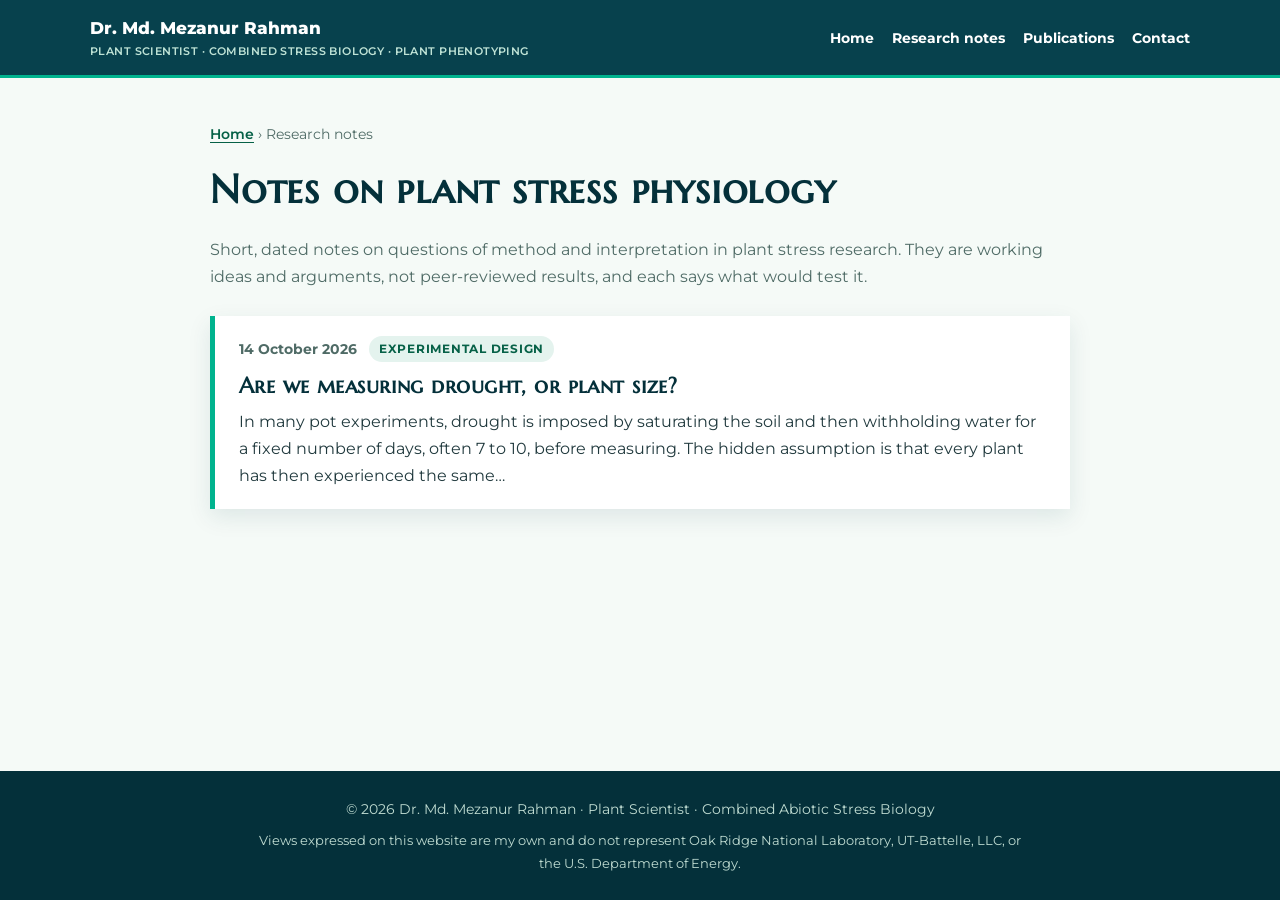
<file: notes/index.html>
<!doctype html>
<html lang="en">
<head>
<meta charset="UTF-8">
<meta name="viewport" content="width=device-width, initial-scale=1.0">
<title>Research notes | Dr. Md. Mezanur Rahman</title>
<meta name="description" content="Short, dated notes on questions of method and interpretation in plant stress research, by Dr. Md. Mezanur Rahman. Working ideas, not peer-reviewed results.">
<meta name="theme-color" content="#07414d">
<link rel="canonical" href="https://www.mezanurrahman.com/notes/">
<meta property="og:type" content="website">
<meta property="og:site_name" content="Dr. Md. Mezanur Rahman">
<meta property="og:title" content="Research notes | Dr. Md. Mezanur Rahman">
<meta property="og:description" content="Short, dated notes on questions of method and interpretation in plant stress research, by Dr. Md. Mezanur Rahman. Working ideas, not peer-reviewed results.">
<meta property="og:url" content="https://www.mezanurrahman.com/notes/">
<meta property="og:image" content="https://www.mezanurrahman.com/Md_Mezanur_Rahman-466.jpg">
<meta name="twitter:card" content="summary">
<meta name="twitter:image" content="https://www.mezanurrahman.com/Md_Mezanur_Rahman-466.jpg">
<link rel="stylesheet" href="notes.css">
</head>
<body>
<a class="skip" href="#main">Skip to main content</a>
<header>
  <nav aria-label="Primary">
    <a class="brand" href="../">Dr. Md. Mezanur Rahman<small>Plant scientist &middot; combined stress biology &middot; plant phenotyping</small></a>
    <ul class="links">
      <li><a href="../">Home</a></li>
      <li><a href="../notes/">Research notes</a></li>
      <li><a href="../#publications">Publications</a></li>
      <li><a href="../#contact">Contact</a></li>
    </ul>
  </nav>
</header>
<main id="main">
  <p class="crumbs"><a href="../">Home</a> &rsaquo; Research notes</p>
  <h1>Notes on plant stress physiology</h1>
  <p class="lead">Short, dated notes on questions of method and interpretation in plant stress research. They are working ideas and arguments, not peer-reviewed results, and each says what would test it.</p>
  <ol class="list">
    <li>
      <div class="meta"><time datetime="2026-10-14">14 October 2026</time><span class="tag">Experimental design</span></div>
      <h2><a href="2026-10-14-drought-or-plant-size/">Are we measuring drought, or plant size?</a></h2>
      <p>In many pot experiments, drought is imposed by saturating the soil and then withholding water for a fixed number of days, often 7 to 10, before measuring. The hidden assumption is that every plant has then experienced the same…</p>
    </li>
  </ol>
</main>
<footer>
  <p>&copy; 2026 Dr. Md. Mezanur Rahman &middot; Plant Scientist &middot; Combined Abiotic Stress Biology</p>
  <p>Views expressed on this website are my own and do not represent Oak Ridge National Laboratory, UT-Battelle, LLC, or the U.S. Department of Energy.</p>
</footer>
</body>
</html>
</file>
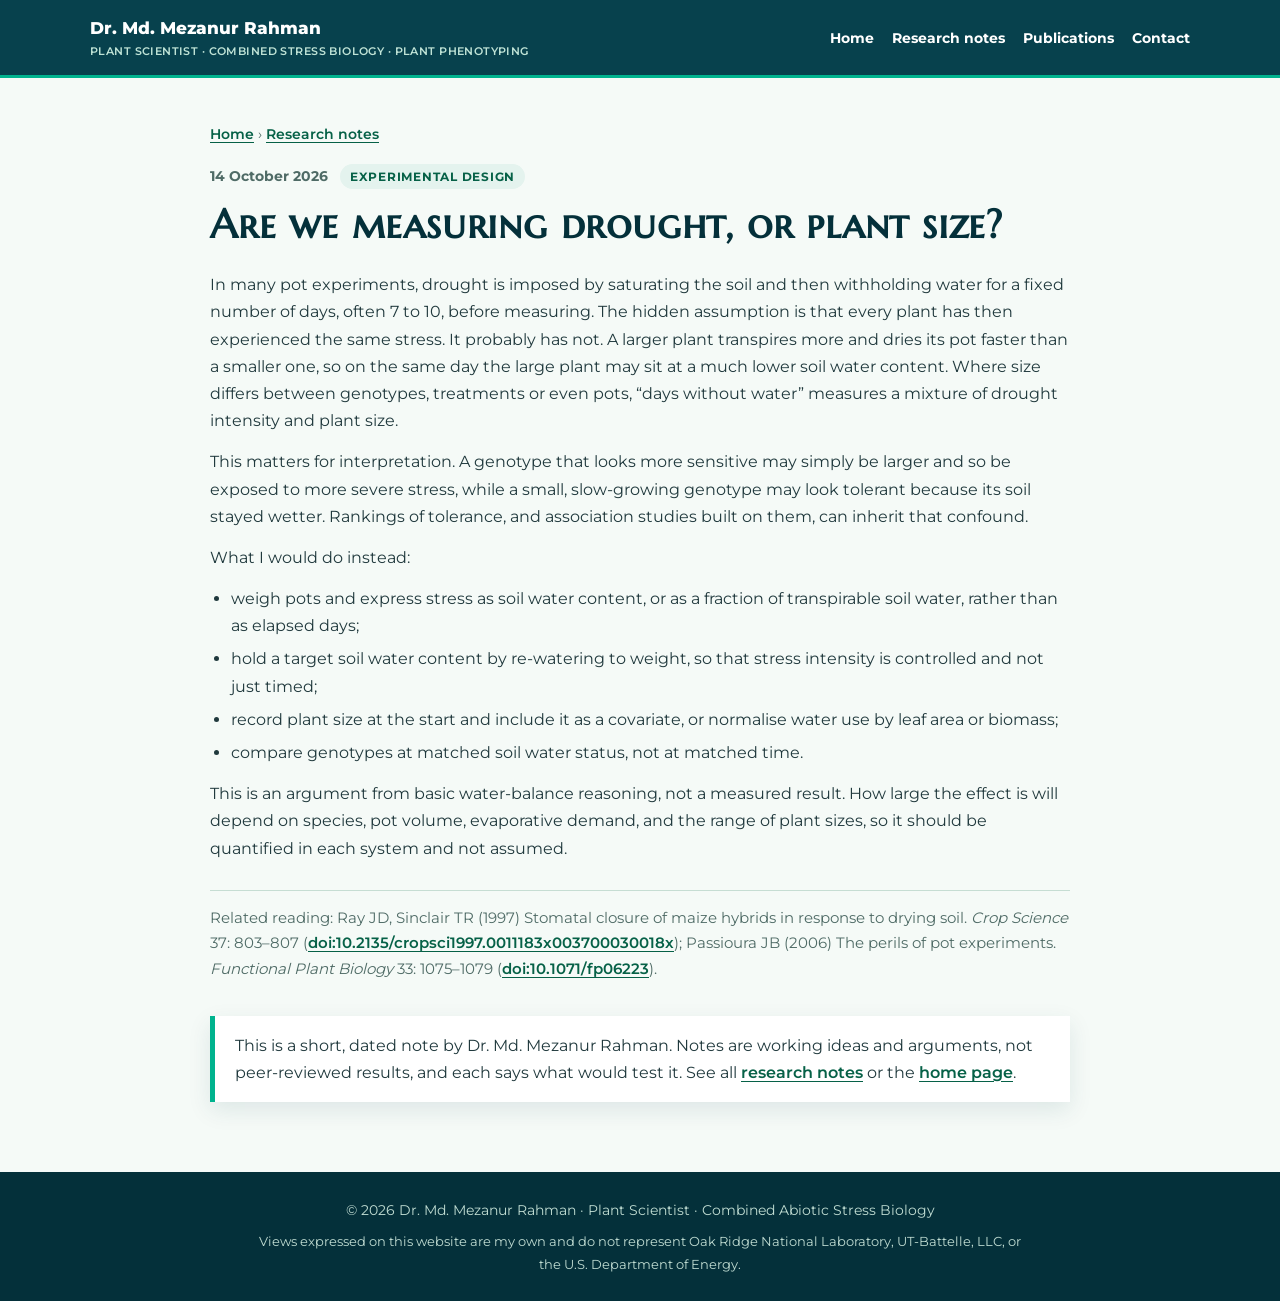
<file: notes/2026-10-14-drought-or-plant-size/index.html>
<!doctype html>
<html lang="en">
<head>
<meta charset="UTF-8">
<meta name="viewport" content="width=device-width, initial-scale=1.0">
<title>Are we measuring drought, or plant size? | Research notes | Dr. Md. Mezanur Rahman</title>
<meta name="description" content="In many pot experiments, drought is imposed by saturating the soil and then withholding water for a fixed number of days, often 7 to 10, before measuring.…">
<meta name="theme-color" content="#07414d">
<link rel="canonical" href="https://www.mezanurrahman.com/notes/2026-10-14-drought-or-plant-size/">
<meta property="og:type" content="article">
<meta property="og:site_name" content="Dr. Md. Mezanur Rahman">
<meta property="og:title" content="Are we measuring drought, or plant size? | Research notes | Dr. Md. Mezanur Rahman">
<meta property="og:description" content="In many pot experiments, drought is imposed by saturating the soil and then withholding water for a fixed number of days, often 7 to 10, before measuring.…">
<meta property="og:url" content="https://www.mezanurrahman.com/notes/2026-10-14-drought-or-plant-size/">
<meta property="og:image" content="https://www.mezanurrahman.com/Md_Mezanur_Rahman-466.jpg">
<meta name="twitter:card" content="summary">
<meta name="twitter:image" content="https://www.mezanurrahman.com/Md_Mezanur_Rahman-466.jpg">
<script type="application/ld+json">{"@context": "https://schema.org", "@type": "BlogPosting", "headline": "Are we measuring drought, or plant size?", "description": "In many pot experiments, drought is imposed by saturating the soil and then withholding water for a fixed number of days, often 7 to 10, before measuring.…", "datePublished": "2026-10-14", "dateModified": "2026-10-14", "inLanguage": "en-GB", "url": "https://www.mezanurrahman.com/notes/2026-10-14-drought-or-plant-size/", "mainEntityOfPage": "https://www.mezanurrahman.com/notes/2026-10-14-drought-or-plant-size/", "isAccessibleForFree": true, "author": {"@type": "Person", "name": "Dr. Md. Mezanur Rahman", "url": "https://www.mezanurrahman.com/", "sameAs": ["https://orcid.org/0000-0001-8822-9683"]}, "isPartOf": {"@type": "Blog", "name": "Research notes", "url": "https://www.mezanurrahman.com/notes/"}, "articleSection": "Experimental design"}</script>
<link rel="stylesheet" href="../notes.css">
</head>
<body>
<a class="skip" href="#main">Skip to main content</a>
<header>
  <nav aria-label="Primary">
    <a class="brand" href="../../">Dr. Md. Mezanur Rahman<small>Plant scientist &middot; combined stress biology &middot; plant phenotyping</small></a>
    <ul class="links">
      <li><a href="../../">Home</a></li>
      <li><a href="../../notes/">Research notes</a></li>
      <li><a href="../../#publications">Publications</a></li>
      <li><a href="../../#contact">Contact</a></li>
    </ul>
  </nav>
</header>
<main id="main">
  <p class="crumbs"><a href="../../">Home</a> &rsaquo; <a href="../">Research notes</a></p>
  <article>
    <div class="meta"><time datetime="2026-10-14">14 October 2026</time><span class="tag">Experimental design</span></div>
    <h1>Are we measuring drought, or plant size?</h1>
    <p>In many pot experiments, drought is imposed by saturating the soil and then withholding water for a fixed number of days, often 7 to 10, before measuring. The hidden assumption is that every plant has then experienced the same stress. It probably has not. A larger plant transpires more and dries its pot faster than a smaller one, so on the same day the large plant may sit at a much lower soil water content. Where size differs between genotypes, treatments or even pots, “days without water” measures a mixture of drought intensity and plant size.</p>
    <p>This matters for interpretation. A genotype that looks more sensitive may simply be larger and so be exposed to more severe stress, while a small, slow-growing genotype may look tolerant because its soil stayed wetter. Rankings of tolerance, and association studies built on them, can inherit that confound.</p>
    <p>What I would do instead:</p>
    <ul><li>weigh pots and express stress as soil water content, or as a fraction of transpirable soil water, rather than as elapsed days;</li><li>hold a target soil water content by re-watering to weight, so that stress intensity is controlled and not just timed;</li><li>record plant size at the start and include it as a covariate, or normalise water use by leaf area or biomass;</li><li>compare genotypes at matched soil water status, not at matched time.</li></ul>
    <p>This is an argument from basic water-balance reasoning, not a measured result. How large the effect is will depend on species, pot volume, evaporative demand, and the range of plant sizes, so it should be quantified in each system and not assumed.</p>
    <p class="refs">Related reading: Ray JD, Sinclair TR (1997) Stomatal closure of maize hybrids in response to drying soil. <em>Crop Science</em> 37: 803–807 (<a href="https://doi.org/10.2135/cropsci1997.0011183x003700030018x" target="_blank" rel="noopener noreferrer">doi:10.2135/cropsci1997.0011183x003700030018x</a>); Passioura JB (2006) The perils of pot experiments. <em>Functional Plant Biology</em> 33: 1075–1079 (<a href="https://doi.org/10.1071/fp06223" target="_blank" rel="noopener noreferrer">doi:10.1071/fp06223</a>).</p>
  </article>
  <div class="about">
    <p>This is a short, dated note by Dr. Md. Mezanur Rahman. Notes are working ideas and arguments, not peer-reviewed results, and each says what would test it. See all <a href="../">research notes</a> or the <a href="../../">home page</a>.</p>
  </div>
  
</main>
<footer>
  <p>&copy; 2026 Dr. Md. Mezanur Rahman &middot; Plant Scientist &middot; Combined Abiotic Stress Biology</p>
  <p>Views expressed on this website are my own and do not represent Oak Ridge National Laboratory, UT-Battelle, LLC, or the U.S. Department of Energy.</p>
</footer>
</body>
</html>
</file>
<file: notes/notes.css>
/* Montserrat (variable, latin subset), SIL Open Font License 1.1. Embedded so this file works on its own. */
    @font-face {
      font-family: "Montserrat";
      font-style: normal;
      font-weight: 100 900;
      font-display: swap;
      src: url([data-uri]) format("woff2");
    }

    /* Marcellus SC (latin subset), SIL Open Font License 1.1. Used for headings, as on rheelab.org. */
    @font-face {
      font-family: "Marcellus SC";
      font-style: normal;
      font-weight: 400;
      font-display: swap;
      src: url([data-uri]) format("woff2");
    }

    
:root {
  --navy: #07414d; --navy-dark: #04303a; --blue-dark: #066147; --light-blue: #e4f3ee;
  --orange-light: #00b38e; --white: #ffffff; --off-white: #f5faf7; --text: #20393d;
  --muted: #4f6b66; --border: #c6ddd3; --shadow: 0 8px 22px rgba(7, 65, 77, 0.10);
  --serif: "Marcellus SC", Georgia, "Times New Roman", serif;
}
* { box-sizing: border-box; margin: 0; padding: 0; }
html { scroll-behavior: smooth; }
body { background: var(--off-white); color: var(--text); font-family: "Montserrat", Arial, Helvetica, sans-serif;
  font-size: 16px; line-height: 1.7; min-height: 100vh; display: flex; flex-direction: column; }
h1, h2, h3 { font-family: var(--serif); letter-spacing: 0.02em; color: var(--navy-dark); }
a { color: var(--blue-dark); font-weight: 600; text-underline-offset: 3px; }
a:hover { color: var(--navy); }
.skip { background: #fff; left: 8px; padding: 8px 12px; position: absolute; top: -60px; z-index: 10; }
.skip:focus { top: 8px; }
header { background: var(--navy); border-bottom: 3px solid var(--orange-light); }
nav { align-items: center; display: flex; flex-wrap: wrap; gap: 8px 22px; justify-content: space-between;
  margin: auto; padding: 14px 0; width: min(1100px, 92%); }
.brand { color: #fff; font-weight: 800; text-decoration: none; font-size: 1.05rem; }
.brand small { color: #bfe3d6; display: block; font-size: 0.66rem; font-weight: 600; letter-spacing: 0.04em; text-transform: uppercase; }
.links { display: flex; flex-wrap: wrap; gap: 6px 18px; list-style: none; }
.links a { color: #fff; font-size: 0.9rem; font-weight: 700; text-decoration: none; }
.links a:hover { color: #7fe3c6; }
main { flex: 1; margin: auto; padding: 44px 0 70px; width: min(860px, 92%); }
.crumbs { color: var(--muted); font-size: 0.9rem; margin-bottom: 18px; }
.meta { align-items: center; color: var(--muted); display: flex; flex-wrap: wrap; font-size: 0.9rem;
  font-weight: 700; gap: 6px 12px; margin-bottom: 10px; }
.tag { background: var(--light-blue); border-radius: 999px; color: var(--blue-dark); font-size: 0.78rem;
  letter-spacing: 0.06em; padding: 2px 10px; text-transform: uppercase; }
h1 { font-size: clamp(1.7rem, 4vw, 2.5rem); line-height: 1.25; margin-bottom: 22px; }
article p, article ul { margin-top: 14px; }
article ul { margin-left: 1.3rem; }
article li { margin-bottom: 6px; }
.refs { border-top: 1px solid var(--border); color: var(--muted); font-size: 0.94rem; margin-top: 28px; padding-top: 14px; }
.about { background: #fff; border-left: 5px solid var(--orange-light); box-shadow: var(--shadow); margin-top: 34px; padding: 16px 20px; }
.about p { margin: 0; }
.pager { display: flex; flex-wrap: wrap; gap: 12px 30px; justify-content: space-between; margin-top: 34px; }
.list { list-style: none; margin-top: 26px; }
.list li { background: #fff; border-left: 5px solid var(--orange-light); box-shadow: var(--shadow); margin-bottom: 18px; padding: 20px 24px; }
.list h2 { font-size: 1.35rem; line-height: 1.3; margin: 6px 0 8px; }
.list h2 a { color: var(--navy-dark); text-decoration: none; }
.list h2 a:hover { text-decoration: underline; }
.list p { margin: 0; }
.lead { color: var(--muted); margin-top: 14px; }
footer { background: var(--navy-dark); color: #c0dcd2; font-size: 0.9rem; padding: 26px 5%; text-align: center; }
footer p + p { font-size: 0.82rem; margin: 8px auto 0; max-width: 780px; }
footer a { color: #7fe3c6; }
@media (min-width: 1700px) {
  html { font-size: min(1vw, 44px); }
  body { font-size: 1rem; }
  nav { width: min(80rem, 92%); }
  main { width: min(54rem, 92%); }
}
@media print { header, footer, .pager, .skip { display: none; } body { background: #fff; } .about { box-shadow: none; } }
</file>
